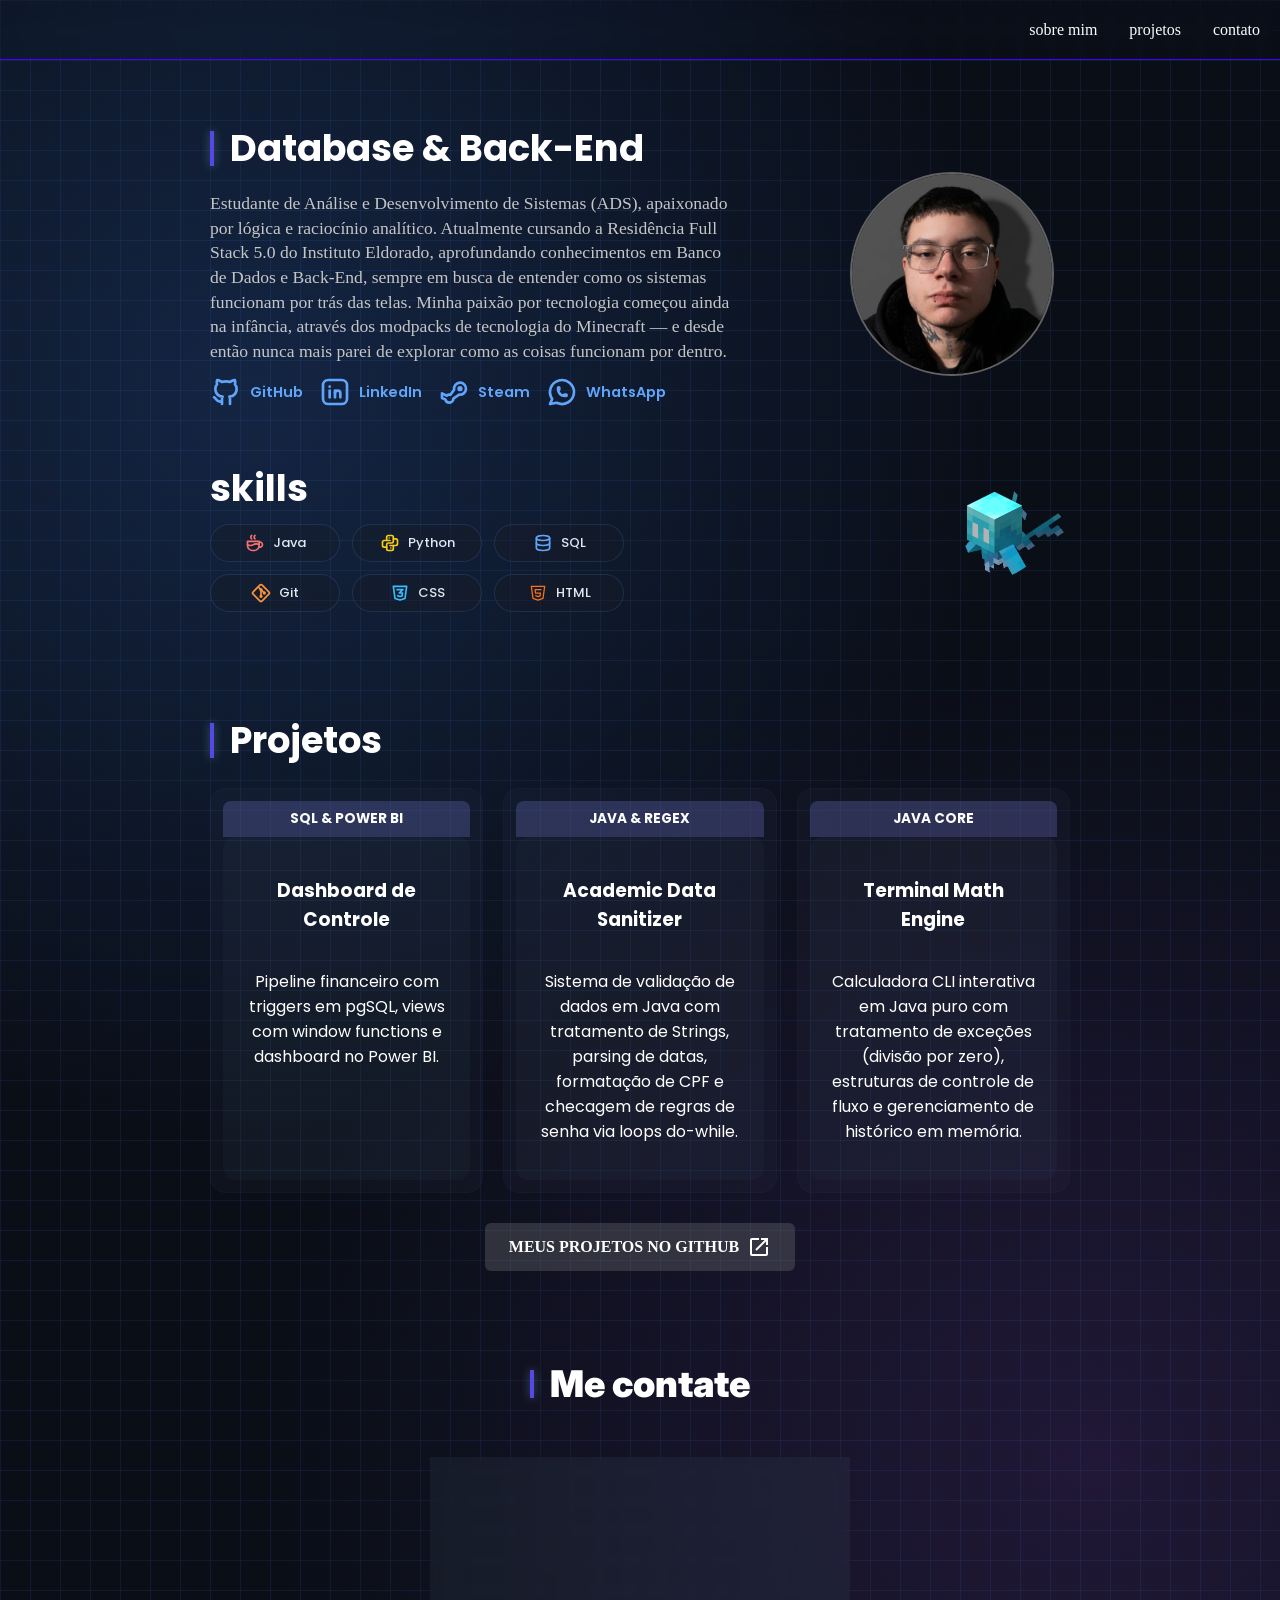
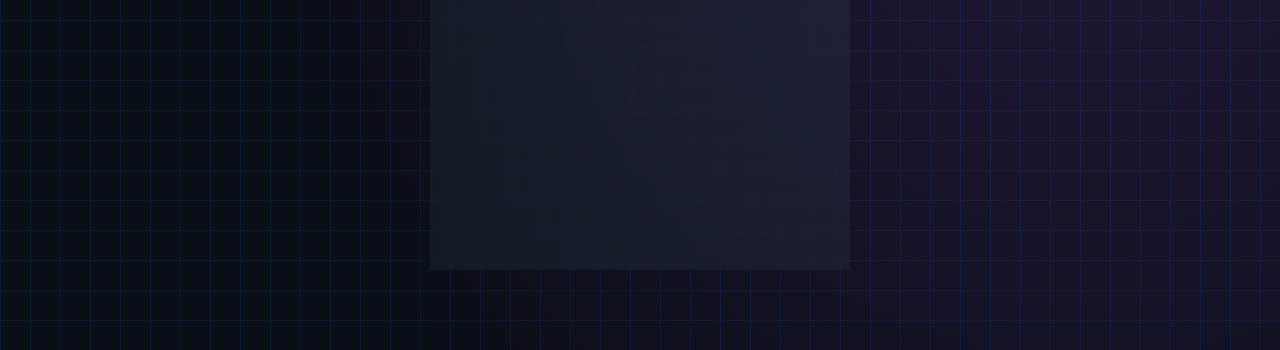
<file: index.html>
<!DOCTYPE html>
<html lang="pt-br">

<head>
  <meta charset="UTF-8">
  <link rel="stylesheet" href="index.css">
  <meta name="viewport" content="width=device-width, initial-scale=1.0">
  <title>Portfólio | Sebastian Santa Maria</title>
  <link rel="stylesheet"
    href="https://fonts.googleapis.com/css2?family=Material+Symbols+Outlined:opsz,wght,FILL,GRAD@20..48,100..700,0..1,-50..200" />
</head>

<body>
  <header class="menu">
    <nav class="menu-links">
      <a href="#sobremim" class="menu-item">sobre mim</a>
      <a href="#projetos" class="menu-item">projetos</a>
      <a href="#contato" class="menu-item">contato</a>
    </nav>
  </header>

  <main>
    <section id="sobremim" class="info">
      <div class="subtitulo">
        <h1>Database & Back-End</h1>
        <p class="info-contem">Estudante de Análise e Desenvolvimento de Sistemas (ADS), apaixonado por lógica e
          raciocínio analítico. Atualmente cursando a Residência Full Stack 5.0 do Instituto Eldorado,
          aprofundando conhecimentos em Banco de Dados e Back-End, sempre em busca de entender como os
          sistemas funcionam por trás das telas. Minha paixão por tecnologia começou ainda na infância,
          através dos modpacks de tecnologia do Minecraft — e desde então nunca mais parei de explorar como as
          coisas funcionam por dentro.</p>
      </div>

      <div class="redess">
        <a href="https://github.com/sebstt7" target="_blank" class="redes-active">
          <svg class="icone-redes" xmlns="http://www.w3.org/2000/svg" width="24" height="24" viewBox="0 0 24 24" fill="none"
            stroke="currentColor" stroke-width="2" stroke-linecap="round" stroke-linejoin="round">
            <path stroke="none" d="M0 0h24v24H0z" fill="none" />
            <path
              d="M9 19c-4.3 1.4 -4.3 -2.5 -6 -3m12 5v-3.5c0 -1 .1 -1.4 -.5 -2c2.8 -.3 5.5 -1.4 5.5 -6a4.6 4.6 0 0 0 -1.3 -3.2a4.2 4.2 0 0 0 -.1 -3.2s-1.1 -.3 -3.5 1.3a12.3 12.3 0 0 0 -6.2 0c-2.4 -1.6 -3.5 -1.3 -3.5 -1.3a4.2 4.2 0 0 0 -.1 3.2a4.6 4.6 0 0 0 -1.3 3.2c0 4.6 2.7 5.7 5.5 6c-.6 .6 -.6 1.2 -.5 2v3.5" />
          </svg>
          <span>GitHub</span>
        </a>

        <a href="https://www.linkedin.com/in/sebstt7/" target="_blank" class="redes">
          <svg class="icone-redes" xmlns="http://www.w3.org/2000/svg" width="24" height="24" viewBox="0 0 24 24" fill="none"
            stroke="currentColor" stroke-width="2" stroke-linecap="round" stroke-linejoin="round">
            <path stroke="none" d="M0 0h24v24H0z" fill="none" />
            <path d="M8 11v5" />
            <path d="M8 8v.01" />
            <path d="M12 16v-5" />
            <path d="M16 16v-3a2 2 0 1 0 -4 0" />
            <path d="M3 7a4 4 0 0 1 4 -4h10a4 4 0 0 1 4 4v10a4 4 0 0 1 -4 4h-10a4 4 0 0 1 -4 -4l0 -10" />
          </svg>
          <span>LinkedIn</span>
        </a>

        <a href="https://steamcommunity.com/id/sebstt7/" target="_blank" class="redes">
          <svg class="icone-redes" xmlns="http://www.w3.org/2000/svg" width="24" height="24" viewBox="0 0 24 24" fill="none"
            stroke="currentColor" stroke-width="2" stroke-linecap="round" stroke-linejoin="round">
            <path stroke="none" d="M0 0h24v24H0z" fill="none" />
            <path
              d="M16.5 5a4.5 4.5 0 1 1 -.653 8.953l-4.347 3.009l0 .038a3 3 0 0 1 -2.824 3l-.176 0a3 3 0 0 1 -2.94 -2.402l-2.56 -1.098v-3.5l3.51 1.755a2.989 2.989 0 0 1 2.834 -.635l2.727 -3.818a4.5 4.5 0 0 1 4.429 -5.302" />
            <path d="M15.5 9.5a1 1 0 1 0 2 0a1 1 0 1 0 -2 0" fill="currentColor" />
          </svg>
          <span>Steam</span>
        </a>

        <a href="https://wa.me/5551989930416?text=Ol%C3%A1!%20Vi%20seu%20portf%C3%B3lio%20e%20gostaria%20de%20conversar"
          target="_blank" class="redes">
          <svg class="icone-redes" xmlns="http://www.w3.org/2000/svg" width="24" height="24" viewBox="0 0 24 24" fill="none"
            stroke="currentColor" stroke-width="2" stroke-linecap="round" stroke-linejoin="round">
            <path stroke="none" d="M0 0h24v24H0z" fill="none" />
            <path d="M3 21l1.65 -3.8a9 9 0 1 1 3.4 2.9l-5.05 .9" />
            <path d="M9 10a.5 .5 0 0 0 1 0v-1a.5 .5 0 0 0 -1 0v1a5 5 0 0 0 5 5h1a.5 .5 0 0 0 0 -1h-1a.5 .5 0 0 0 0 1" />
          </svg>
          <span>WhatsApp</span>
        </a>
      </div>
    </section>

    <section class="perfil-container">
      <img src="img/perfil.jpeg" alt="foto de perfil" class="foto-perfil">
    </section>

    <section class="skills-container">
      <div class="skills-wrapper">
        <h1 class="skills-titulo">skills</h1>
        <div class="icons-skills">
          <div class="skill-card">
            <svg class="icon-skill icon-java" xmlns="http://www.w3.org/2000/svg" width="24" height="24"
              viewBox="0 0 24 24" fill="none" stroke="currentColor" stroke-width="2" stroke-linecap="round"
              stroke-linejoin="round">
              <path stroke="none" d="M0 0h24v24H0z" fill="none" />
              <path
                d="M3 14c.83 .642 2.077 1.017 3.5 1c1.423 .017 2.67 -.358 3.5 -1c.83 -.642 2.077 -1.017 3.5 -1c1.423 -.017 2.67 .358 3.5 1" />
              <path d="M8 3a2.4 2.4 0 0 0 -1 2a2.4 2.4 0 0 0 1 2" />
              <path d="M12 3a2.4 2.4 0 0 0 -1 2a2.4 2.4 0 0 0 1 2" />
              <path d="M3 10h14v5a6 6 0 0 1 -6 6h-2a6 6 0 0 1 -6 -6v-5" />
              <path d="M16.746 16.726a3 3 0 1 0 .252 -5.555" />
            </svg>
            <span class="skill-nome">Java</span>
          </div>

          <div class="skill-card">
            <svg class="icon-skill icon-python" xmlns="http://www.w3.org/2000/svg" width="24" height="24"
              viewBox="0 0 24 24" fill="none" stroke="currentColor" stroke-width="2" stroke-linecap="round"
              stroke-linejoin="round">
              <path stroke="none" d="M0 0h24v24H0z" fill="none" />
              <path d="M12 9h-7a2 2 0 0 0 -2 2v4a2 2 0 0 0 2 2h3" />
              <path d="M12 15h7a2 2 0 0 0 2 -2v-4a2 2 0 0 0 -2 -2h-3" />
              <path
                d="M8 9v-4a2 2 0 0 1 2 -2h4a2 2 0 0 1 2 2v5a2 2 0 0 1 -2 2h-4a2 2 0 0 0 -2 2v5a2 2 0 0 0 2 2h4a2 2 0 0 0 2 -2v-4" />
              <path d="M11 6l0 .01" />
              <path d="M13 18l0 .01" />
            </svg>
            <span class="skill-nome">Python</span>
          </div>

          <div class="skill-card">
            <svg class="icon-skill icon-sql" xmlns="http://www.w3.org/2000/svg" width="24" height="24"
              viewBox="0 0 24 24" fill="none" stroke="currentColor" stroke-width="2" stroke-linecap="round"
              stroke-linejoin="round">
              <path stroke="none" d="M0 0h24v24H0z" fill="none" />
              <path d="M4 6a8 3 0 1 0 16 0a8 3 0 1 0 -16 0" />
              <path d="M4 6v6a8 3 0 0 0 16 0v-6" />
              <path d="M4 12v6a8 3 0 0 0 16 0v-6" />
            </svg>
            <span class="skill-nome">SQL</span>
          </div>

          <div class="skill-card">
            <svg class="icon-skill icon-git" xmlns="http://www.w3.org/2000/svg" width="24" height="24"
              viewBox="0 0 24 24" fill="none" stroke="currentColor" stroke-width="2" stroke-linecap="round"
              stroke-linejoin="round">
              <path stroke="none" d="M0 0h24v24H0z" fill="none" />
              <path d="M15 12a1 1 0 1 0 2 0a1 1 0 1 0 -2 0" />
              <path d="M11 8a1 1 0 1 0 2 0a1 1 0 1 0 -2 0" />
              <path d="M11 16a1 1 0 1 0 2 0a1 1 0 1 0 -2 0" />
              <path d="M12 15v-6" />
              <path d="M15 11l-2 -2" />
              <path d="M11 7l-1.9 -1.9" />
              <path
                d="M13.446 2.6l7.955 7.954a2.045 2.045 0 0 1 0 2.892l-7.955 7.955a2.045 2.045 0 0 1 -2.892 0l-7.955 -7.955a2.045 2.045 0 0 1 0 -2.892l7.955 -7.955a2.045 2.045 0 0 1 2.892 0" />
            </svg>
            <span class="skill-nome">Git</span>
          </div>

          <div class="skill-card">
            <svg class="icon-skill icon-css" xmlns="http://www.w3.org/2000/svg" width="24" height="24"
              viewBox="0 0 24 24" fill="none" stroke="currentColor" stroke-width="2" stroke-linecap="round"
              stroke-linejoin="round">
              <path stroke="none" d="M0 0h24v24H0z" fill="none" />
              <path d="M20 4l-2 14.5l-6 2l-6 -2l-2 -14.5l16 0" />
              <path d="M8.5 8h7l-4.5 4h4l-.5 3.5l-2.5 .75l-2.5 -.75l-.1 -.5" />
            </svg>
            <span class="skill-nome">CSS</span>
          </div>

          <div class="skill-card">
            <svg class="icon-skill icon-html" xmlns="http://www.w3.org/2000/svg" width="24" height="24"
              viewBox="0 0 24 24" fill="none" stroke="currentColor" stroke-width="1.5" stroke-linecap="round"
              stroke-linejoin="round">
              <path stroke="none" d="M0 0h24v24H0z" fill="none" />
              <path d="M20 4l-2 14.5l-6 2l-6 -2l-2 -14.5l16 0" />
              <path d="M15.5 8h-7l.5 4h6l-.5 3.5l-2.5 .75l-2.5 -.75l-.1 -.5" />
            </svg>
            <span class="skill-nome">HTML</span>
          </div>
        </div>
      </div>
      <img src="img/sem fundo.gif?v=2" alt="mine" class="minecraft-skills">
    </section>
  </main>

  <section class="Titulo-total">
    <h2 id="projetos">Projetos</h2>
    <div class="cards-container">
      <div class="card-projeto" tabindex="0">
        <div class="card-topo">
          <span class="card-titulo-topo">SQL & POWER BI</span>
        </div>
        <div class="card-corpo">
          <h3>Dashboard de Controle</h3>
          <p>Pipeline financeiro com triggers em pgSQL, views com window functions e dashboard no Power BI.</p>
        </div>
      </div>

      <div class="card-projeto" tabindex="0">
        <div class="card-topo">
          <span class="card-titulo-topo">JAVA & REGEX</span>
        </div>
        <div class="card-corpo">
          <h3>Academic Data Sanitizer</h3>
          <p>Sistema de validação de dados em Java com tratamento de Strings, parsing de datas, formatação de CPF e checagem de regras de senha via loops do-while.</p>
        </div>
      </div>

      <div class="card-projeto" tabindex="0">
        <div class="card-topo">
          <span class="card-titulo-topo">JAVA CORE</span>
        </div>
        <div class="card-corpo">
          <h3>Terminal Math Engine</h3>
          <p>Calculadora CLI interativa em Java puro com tratamento de exceções (divisão por zero), estruturas de controle de fluxo e gerenciamento de histórico em memória.</p>
        </div>
      </div>
    </div>

    <div class="proGit">
      <a href="https://github.com/sebstt7?tab=repositories" target="_blank">
        MEUS PROJETOS NO GITHUB
        <span class="material-symbols-outlined">open_in_new</span>
      </a>
    </div>

    <section class="contato-container">
      <div class="titulo-contato">
        <h2 id="contato">Me contate</h2>
      </div>
      <form action="https://formspree.io/f/xgawqdew" method="post" class="form-contato">
        <div class="campo">
          <label for="nome">Nome</label>
          <input type="text" id="nome" name="nome" placeholder="Seu nome" required>
        </div>

        <div class="campo">
          <label for="email">E-mail</label>
          <input type="email" id="email" name="email" placeholder="seuemail@exemplo.com" required>
        </div>

        <div class="campo">
          <label for="mensagem">Mensagem</label>
          <textarea name="mensagem" id="mensagem" rows="5" placeholder="Escreva sua mensagem aqui: " required></textarea>
        </div>
        <button type="submit" class="bnt-enviar">ENVIAR MENSAGEM</button>
      </form>
    </section>
  </section>
</body>

</html>
</file>
<file: index.css>
@import url('https://fonts.googleapis.com/css2?family=Syne+Mono&display=swap');
@import url('https://fonts.googleapis.com/css2?family=Chakra+Petch:wght@700&display=swap');
@import url('https://fonts.googleapis.com/css2?family=Inter:wght@300;400;500;700&display=swap');
@import url('https://fonts.googleapis.com/css2?family=Poppins:wght@300;400;500;600;700&display=swap');

html {
  scroll-behavior: smooth;
}
#sobremim,
#projetos,
#contato {
  scroll-margin-top: 80px; /* 60px do menu + 20px de respiro */
}

body {
  margin: 0;
  padding: 0;
  background: #0a0e17;
  background-image:
    linear-gradient(rgba(59, 130, 246, 0.10) 1px, transparent 1px),
    linear-gradient(90deg, rgba(59, 130, 246, 0.10) 1px, transparent 1px),
    radial-gradient(circle at 20% 20%, rgba(59, 130, 246, 0.20) 0%, transparent 40%),
    radial-gradient(circle at 85% 75%, rgba(168, 85, 247, 0.14) 0%, transparent 45%);
  background-size: 30px 30px, 30px 30px, cover, cover;
}

/* NAVBAR / MENU */
.menu {
  width: 100%;
  height: 60px;
  background-color: transparent;
  backdrop-filter: blur(8px);
  border-bottom: 1px solid #4400ff;
  display: flex;
  align-items: center;
  justify-content: flex-end;
  padding: 0 20px;
  box-sizing: border-box;
  position: fixed;
  top: 0;
  left: 0;
  z-index: 1000;
}

.menu-links {
  display: flex;
  gap: 32px;
}

.menu-item {
  color: #fcfcfc;
  text-decoration: none;
  font-size: 1rem;
  font-weight: 400;
  transition: color 0.4s ease;
}

.menu-item:hover {
  color: #a855f7;
}

/* MAIN / LAYOUT */
main {
  max-width: 900px;
  margin: 120px auto 0 auto;
  padding: 0 20px;
  display: grid;
  grid-template-columns: 1fr 220px;
  grid-template-areas: 
    "info    foto"
    "redess  foto"
    "skills  skills";
  gap: 20px 25px;
  align-items: center;
  box-sizing: border-box;
}

/* INFORMAÇÕES */
.info {
  grid-area: info;
}

.subtitulo {
  display: flex;
  flex-direction: column;
  align-items: flex-start;
  text-align: left;
  color: #ffffff;
}

#sobremim {
  scroll-margin-top: 100px;
}

.subtitulo h1 {
  margin: 0;
  font-family: 'Poppins', sans-serif;
  font-size: clamp(1.8rem, 4vw, 2.3rem);
  display: flex;
  align-items: center;
  gap: 16px;
  font-weight: 700;
}

.subtitulo h1::before {
  content: '';
  display: inline-block;
  width: 4px;
  height: 35px;
  background-color: #5747e6;
  box-shadow: 0 0 10px #80d8ee66;
}

.info-contem {
  margin-top: 15px;
  margin-bottom: 0;
  font-size: clamp(0.95rem, 1.5vw, 1.1rem);
  line-height: 1.4;
  max-width: 520px;
  color: #c5c6c7;
}

/* REDES SOCIAIS */
.redess {
  grid-area: redess;
  display: flex;
  flex-wrap: wrap;
  gap: 16px;
  margin-top: 13px;
}

.perfil-container {
  grid-area: foto;
  display: flex;
  justify-content: flex-start;
}

.foto-perfil {
  width: 200px;
  height: 200px;
  border-radius: 50%;
  border: 2px solid #636263;
  object-fit: cover;
  transition: transform 0.3s ease, box-shadow 0.3s ease;
}

.foto-perfil:hover {
  transform: scale(1.03);
}

.redes,
.redes-active {
  display: flex;
  flex-direction: row;
  align-items: center;
  gap: 8px;
  color: #60a5fa;
  font-family: 'Poppins', sans-serif;
  font-size: 0.90rem;
  text-decoration: none;
  transition: color 0.2s ease, transform 0.2s ease;
  font-weight: 600;
}

.redes:hover,
.redes-active:hover {
  color: #a855f7;
  transform: translateY(-2px);
}

.icone-redes {
  width: 32px;
  height: 32px;
}

/* SEÇÃO SKILLS */
.skills-container {
  grid-area: skills;
  display: flex;
  align-items: center;
  justify-content: space-between;
  gap: 20px;
  width: 100%;
  margin-top: 10px;
}

.skills-wrapper {
  display: flex;
  flex-direction: column;
  align-items: flex-start;
}

.skills-titulo {
  font-family: 'Poppins', monospace;
  font-size: clamp(1.8rem, 3.5vw, 2.3rem);
  color: #ffffff;
  margin-bottom: 8px;
  margin-top: 2px;
}

.icons-skills {
  display: grid;
  grid-template-columns: repeat(3, minmax(130px, auto));
  gap: 12px;
  align-items: center;
}

.skill-card {
  display: flex;
  align-items: center;
  justify-content: center;
  gap: 8px;
  background-color: #1a1b234f;
  border: 1px solid rgba(96, 165, 250, 0.15);
  border-radius: 999px;
  padding: 8px 24px;
  box-sizing: border-box;
  transition: transform 0.25s ease, border-color 0.25s ease;
}

.skill-card:hover {
  transform: translateY(-3px);
  border-color: #a855f7;
  cursor: pointer;
}

.skill-nome {
  font-size: 13px;
  color: #e2e8f0;
  font-family: 'Poppins', sans-serif;
  font-weight: 500;
}

.icon-skill {
  width: 20px;
  height: 20px;
}

.icon-java { color: #f87171; }
.icon-python { color: #facc15; }
.icon-sql { color: #60a5fa; }
.icon-git { color: #fb923c; }
.icon-css { color: #38bdf8; }
.icon-html { color: #f97316; }

.minecraft-skills {
  width: 120px;
  height: auto;
  flex-shrink: 0;
  margin: 0;
  cursor: pointer;
  transition: filter 0.3s ease, transform 0.2s ease;
}

.minecraft-skills:active {
  filter: drop-shadow(0 0 15px #00f0ff) drop-shadow(0 0 20px #00a2ff);
  transform: scale(1.1);
}

/* PROJETOS & CARDS */
.Titulo-total {
  max-width: 900px;
  margin: 0 auto;
  padding: 0 20px;
  box-sizing: border-box;
}

#projetos {
  scroll-margin-top: 100px;
  color: #ffffff;
  font-family: 'Poppins', sans-serif;
  font-size: clamp(1.8rem, 3.5vw, 2.3rem);
  margin: 100px 0 20px 0;
  display: flex;
  align-items: center;
  gap: 16px;
}

#projetos:before {
  content: '';
  display: inline-block;
  width: 4px;
  height: 35px;
  background-color: #5747e6;
  box-shadow: 0 0 10px #80d8ee66;
}

.cards-container {
  display: grid;
  grid-template-columns: repeat(auto-fit, minmax(260px, 1fr));
  gap: 20px;
  width: 100%;
}

.card-projeto {
  background-color: #3c415a1c;
  border: 1px solid #443c5a1c;
  border-radius: 16px;
  padding: 12px;
  display: flex;
  flex-direction: column;
  transition: transform 0.25s ease, border-color 0.25s ease, box-shadow 0.25s ease;
  cursor: pointer;
}

.card-projeto:hover {
  transform: translateY(-6px);
  border-color: #0a77f34f;
  box-shadow: 0 10px 25px rgba(75, 109, 116, 0.288), 0 0 12px rgba(180, 230, 0, 0.2);
}

.card-topo {
  width: 100%;
  padding: 8px 12px;
  box-sizing: border-box;
  display: flex;
  align-items: center;
  justify-content: center;
  background-color: #555a996b;
  border-radius: 8px 8px 0 0;
}

.card-titulo-topo {
  color: #fdfdfd;
  font-family: 'Poppins', sans-serif;
  font-size: 0.85rem;
  font-weight: 700;
  text-transform: uppercase;
}

.card-corpo {
  background-color: #3c4b5a1c;
  border-radius: 12px;
  padding: 20px;
  flex: 1;
  color: #ffffff;
  font-family: 'Poppins', sans-serif;
  display: flex;
  flex-direction: column;
  align-items: center;
  text-align: center;
}

.proGit {
  display: flex;
  justify-content: center;
  align-items: center;
  margin-top: 30px;
}

.proGit a {
  display: inline-flex;
  align-items: center;
  gap: 8px;
  padding: 12px 24px;
  background-color: #6e707459;
  color: #ffffff;
  text-decoration: none;
  font-weight: bold;
  border-radius: 6px;
  transition: transform 0.15s ease, background-color 0.15s ease;
}

.proGit a:hover {
  background-color: #3230868e;
  transform: translateY(-2px);
}

/* CONTATO */
.contato-container {
  margin-top: 60px;
  padding-bottom: 80px;
  display: flex;
  flex-direction: column;
  align-items: center;
}

.titulo-contato h2 {
  font-family: 'Inter', sans-serif;
  font-weight: 900;
  color: #ffffff;
  font-size: clamp(1.8rem, 3.5vw, 2.3rem);
  display: flex;
  align-items: center;
  gap: 16px;
}

.titulo-contato h2::before {
  content: '';
  display: inline-block;
  width: 4px;
  height: 28px;
  background-color: #5747e6;
  box-shadow: 0 0 10px #80d8ee66;
}

.form-contato {
  background-color: #a5f4fa0c;
  border-radius: 16px;
  backdrop-filter: blur(6px);
  display: flex;
  flex-direction: column;
  gap: 20px;
  width: 100%;
  max-width: 420px;
  padding: 24px;
  box-sizing: border-box;
  margin-top: 20px;
}

.campo {
  display: flex;
  flex-direction: column;
  gap: 8px;
}

.campo label {
  color: #ffffff;
  font-family: 'Inter', sans-serif;
  font-size: 0.9rem;
}

.campo input,
.campo textarea {
  width: 100%;
  background-color: transparent;
  border: 1px solid #ffffff;
  border-radius: 8px;
  padding: 12px 16px;
  color: #ffffff;
  font-family: 'Inter', sans-serif;
  box-sizing: border-box;
  outline: none;
}

.campo input:focus,
.campo textarea:focus {
  border-color: #0f458b;
  box-shadow: 0 0 8px #0750b1;
}

.bnt-enviar {
  align-self: flex-end;
  padding: 12px 28px;
  background-color: #2b3c9ebe;
  color: #ffffff;
  font-family: 'Inter', sans-serif;
  font-weight: bold;
  border: none;
  border-radius: 6px;
  cursor: pointer;
  transition: transform 0.15s ease, background-color 0.15s ease;
}

.bnt-enviar:hover {
  background-color: #00ecfd4b;
  transform: translateY(-2px);
}


@media (max-width: 768px) {
  .menu {
    justify-content: center;
  }

  main {
    margin-top: 90px;
    grid-template-columns: 1fr;
    grid-template-areas: 
      "foto"
      "info"
      "redess"
      "skills";
    text-align: center;
  }

  .subtitulo {
    align-items: center;
  }

  .subtitulo h1::before {
    display: none;
  }

  .perfil-container {
    justify-content: center;
  }

  .redess {
    justify-content: center;
  }

  .skills-container {
    flex-direction: column;
    align-items: center;
  }

  .skills-wrapper {
    align-items: center;
  }

  .icons-skills {
    grid-template-columns: repeat(2, 1fr);
  }

  #projetos {
    justify-content: center;
  }

  #projetos:before {
    display: none;
  }

  .titulo-contato h2::before {
    display: none;
  }
}


@media (min-width: 1600px) {
  main, .Titulo-total {
    max-width: 1400px;
  }

  main {
    grid-template-columns: 1fr 300px;
    gap: 40px;
    margin-top: 180px;
  }

  .foto-perfil {
    width: 280px;
    height: 280px;
  }

  .icons-skills {
    grid-template-columns: repeat(3, minmax(180px, auto));
    gap: 16px;
  }

  .skill-card {
    padding: 12px 32px;
  }

  .skill-nome {
    font-size: 1.1rem;
  }

  .minecraft-skills {
    width: 160px;
  }

  .cards-container {
    grid-template-columns: repeat(3, 1fr);
    gap: 30px;
  }

  .form-contato {
    max-width: 600px;
    padding: 35px;
  }
}
</file>
